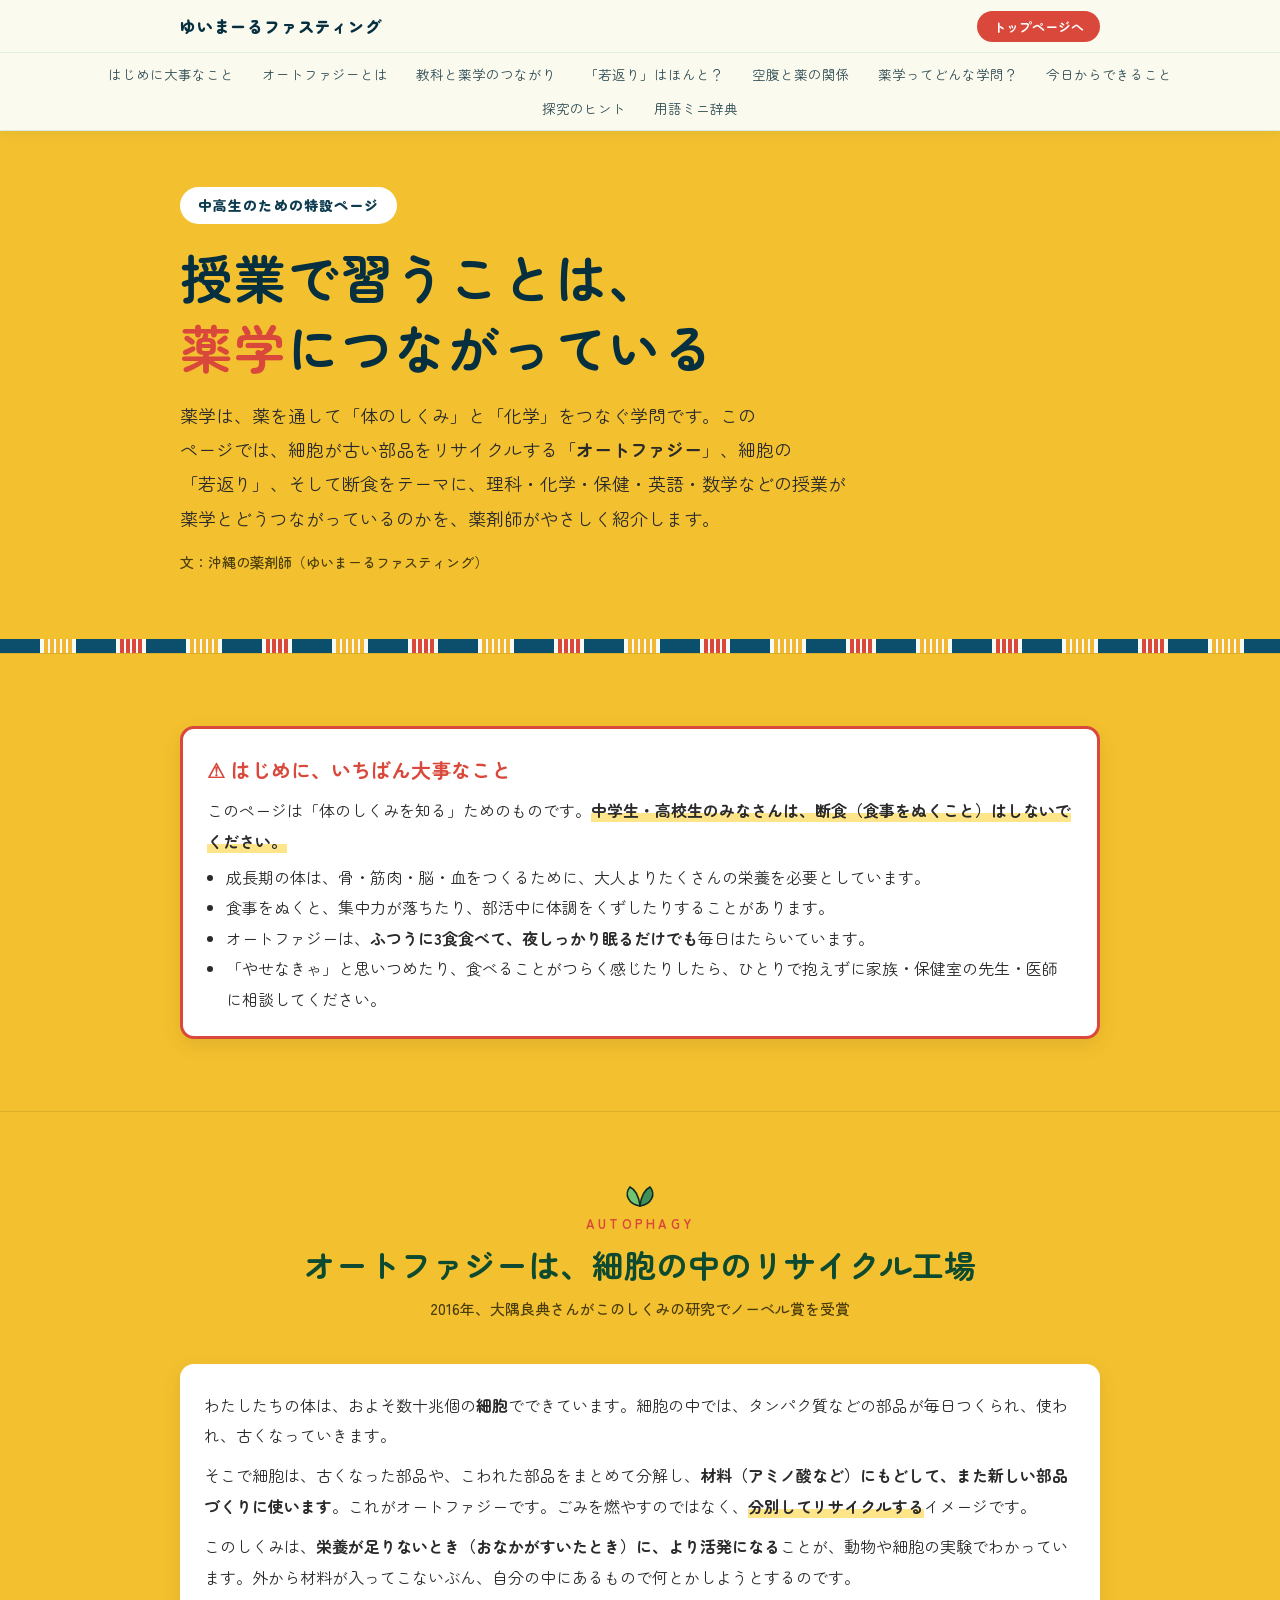
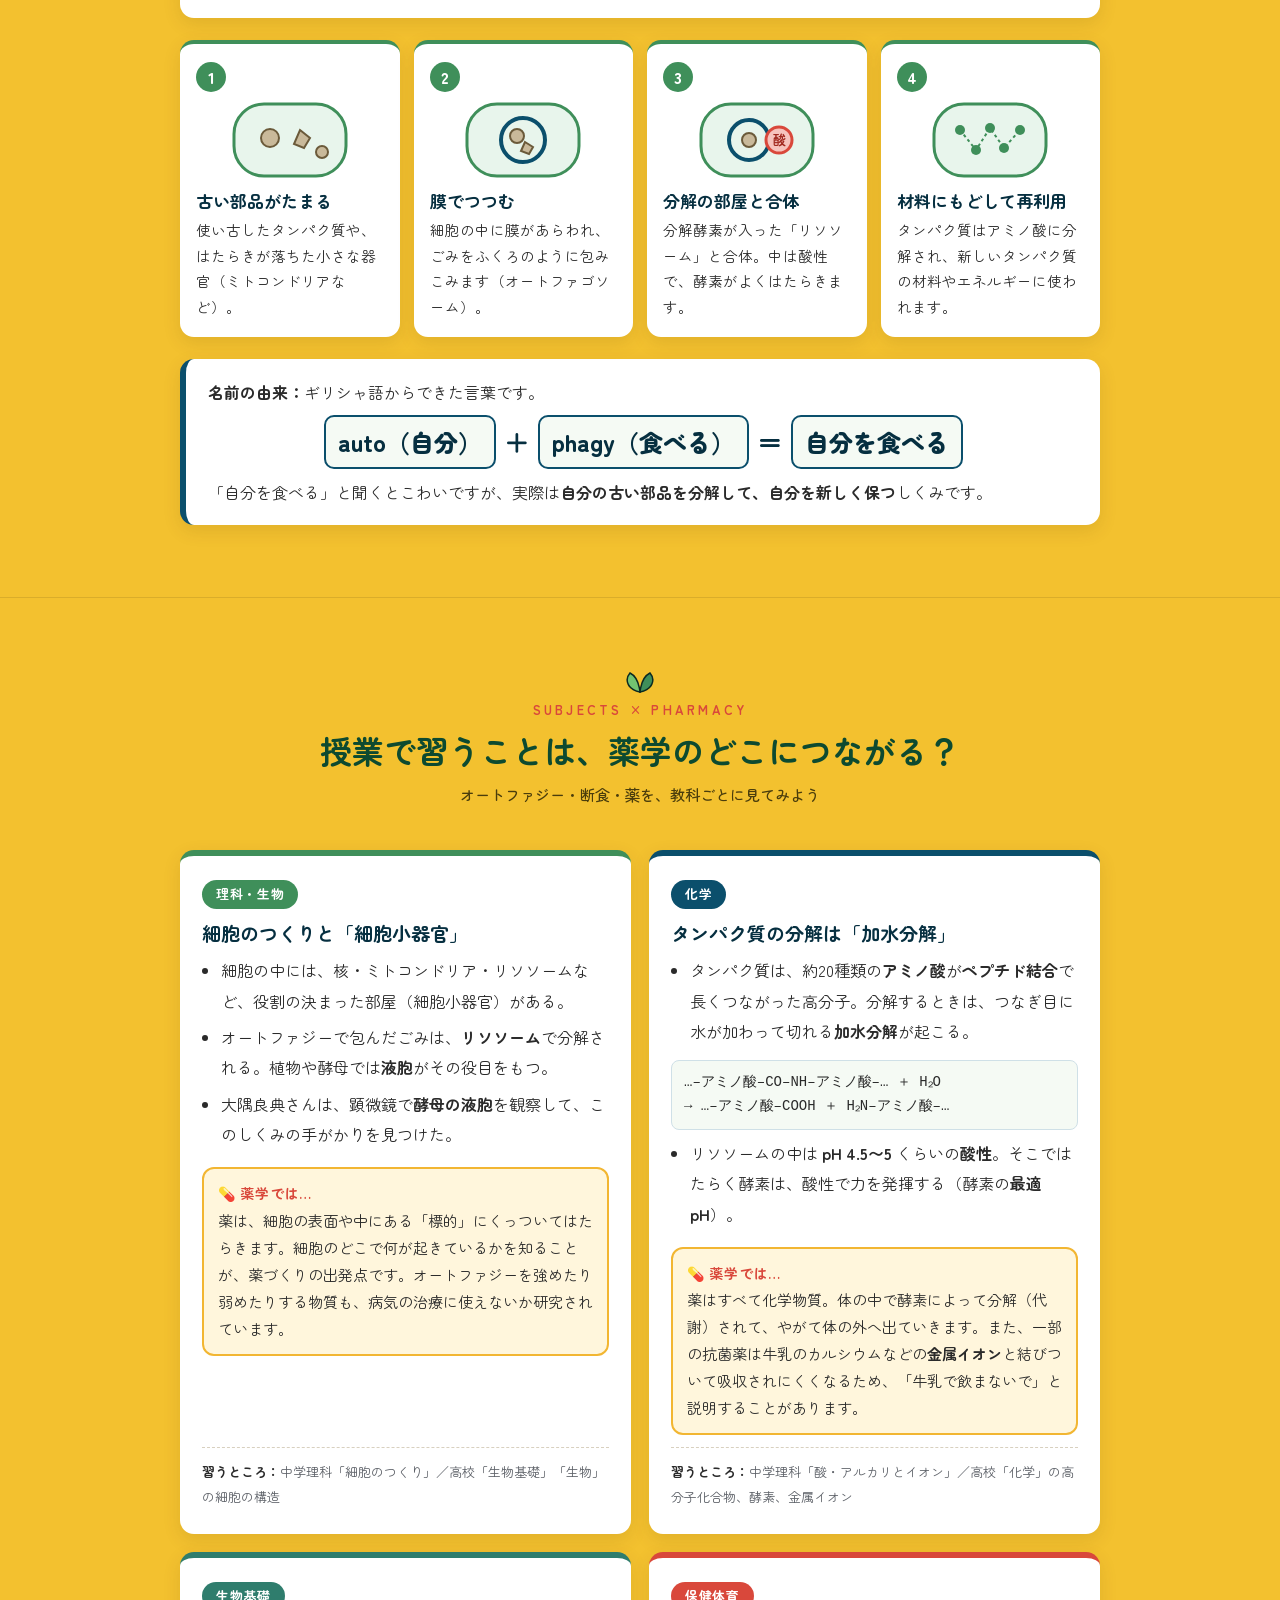
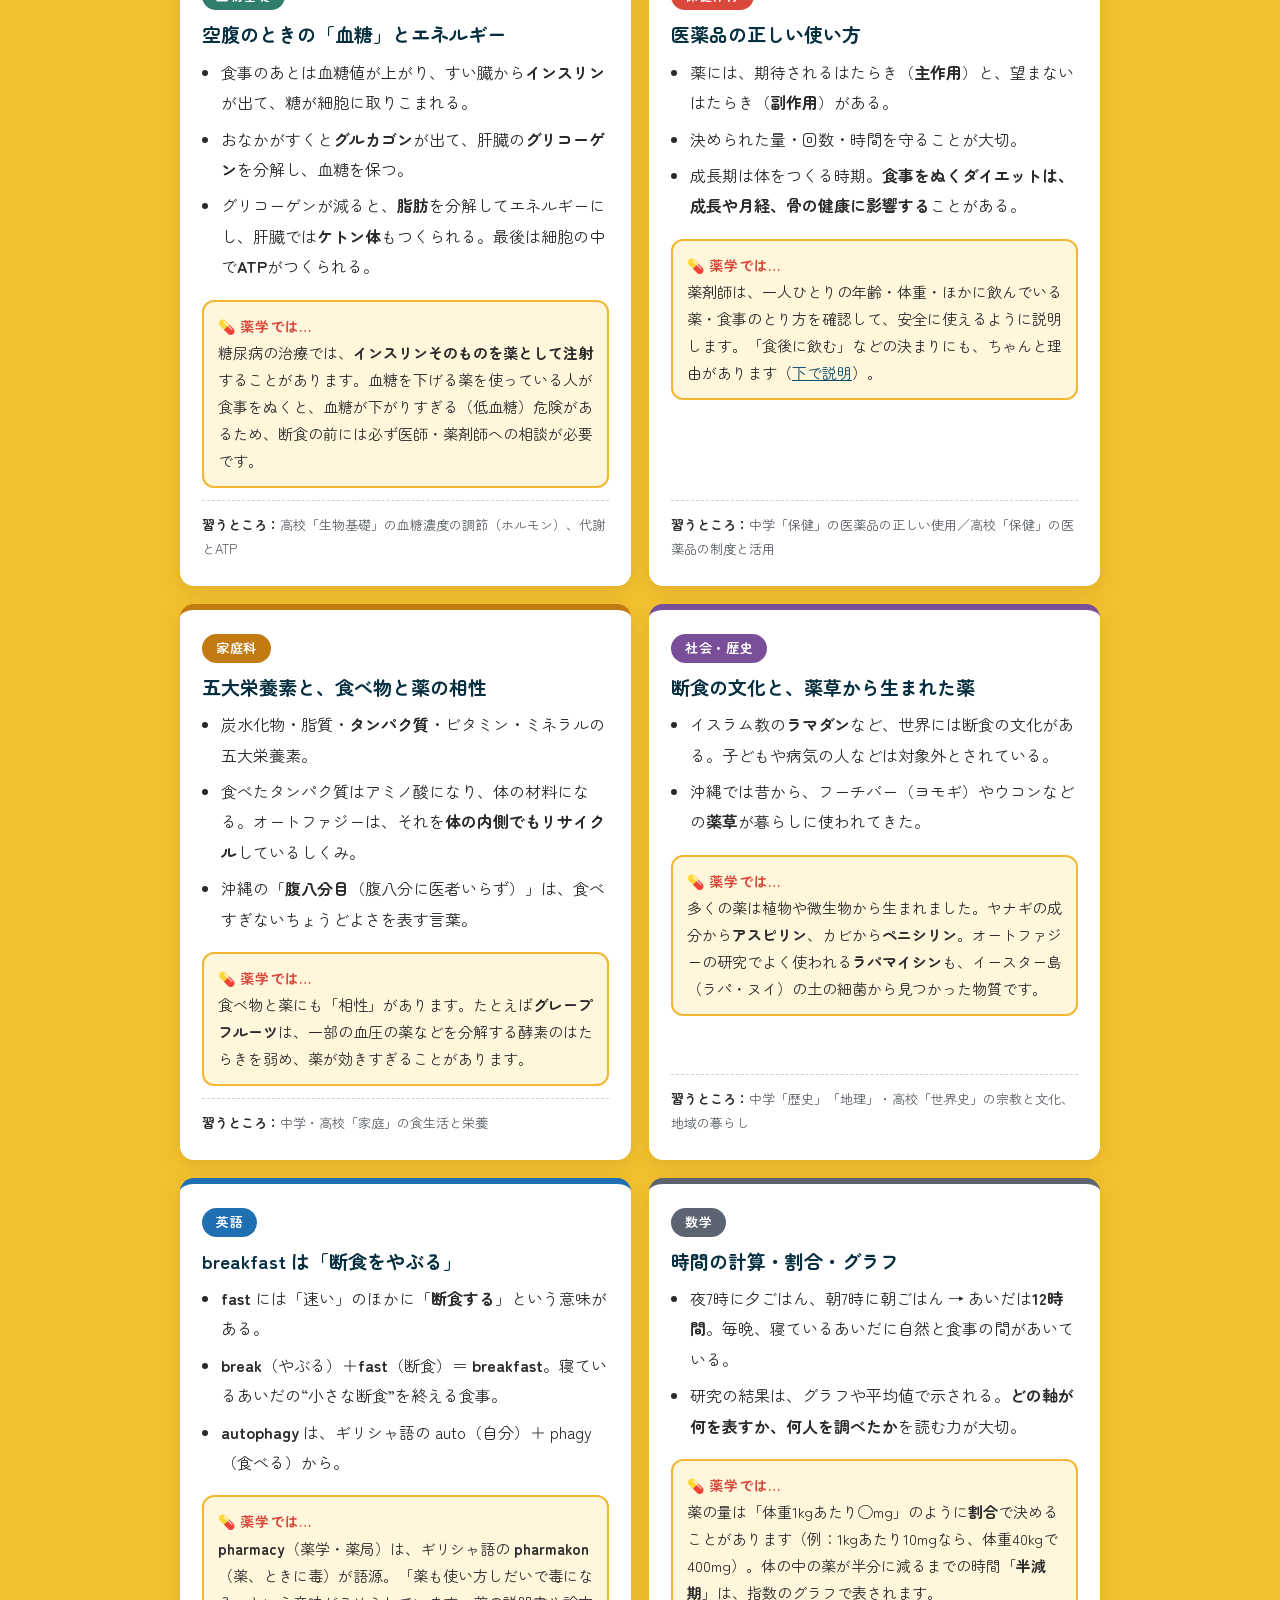
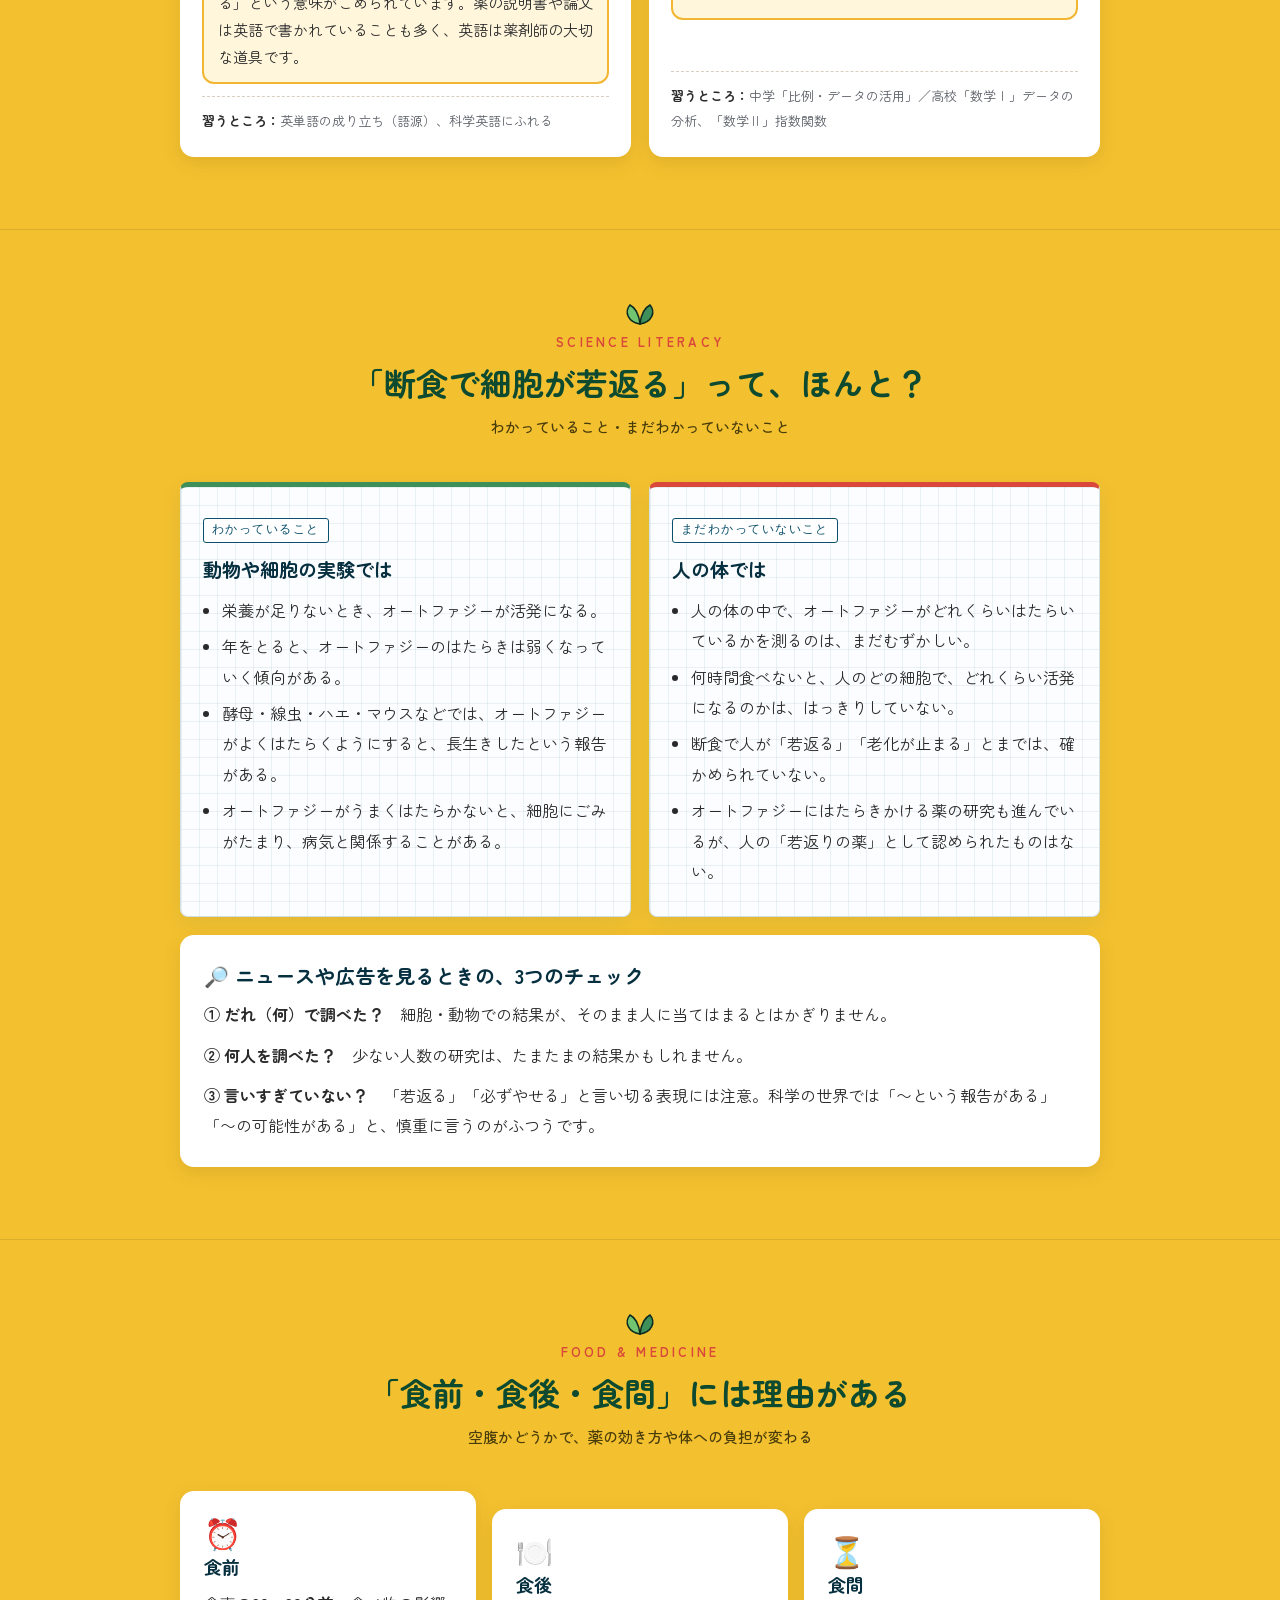
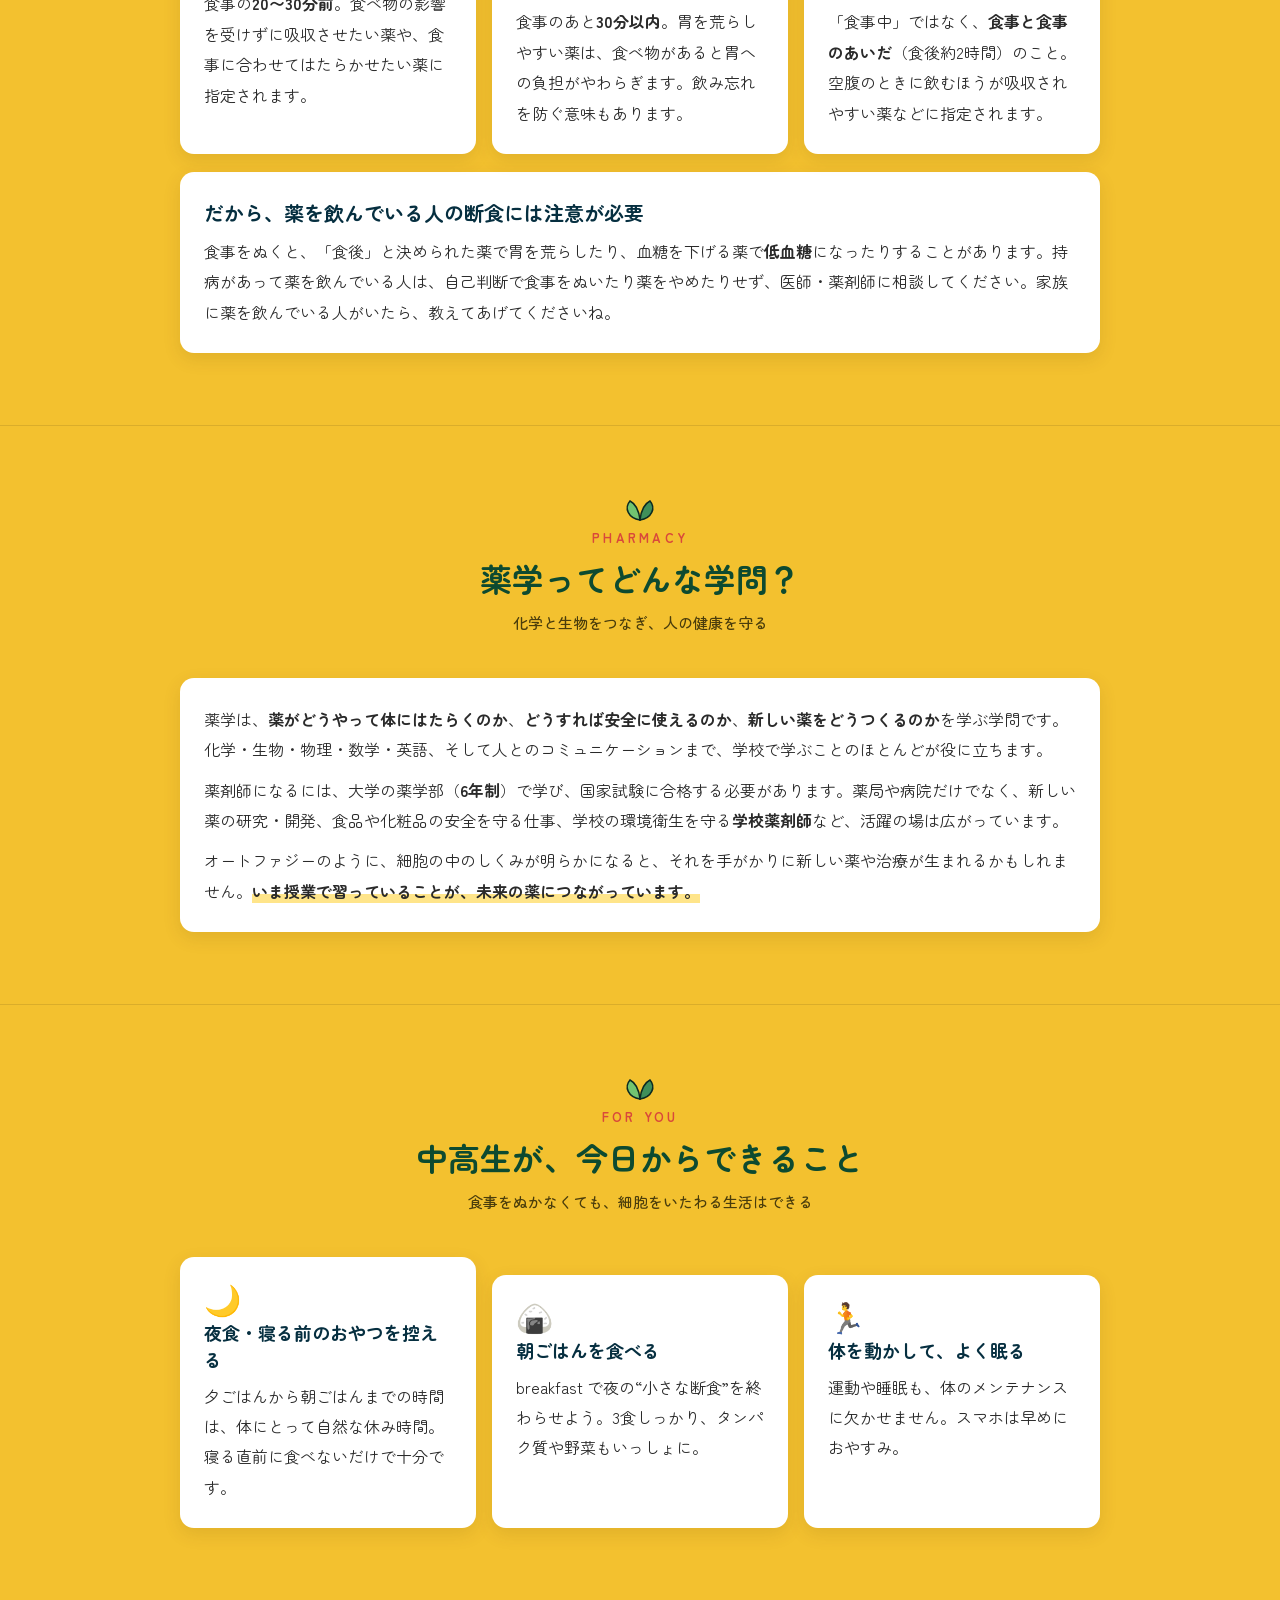
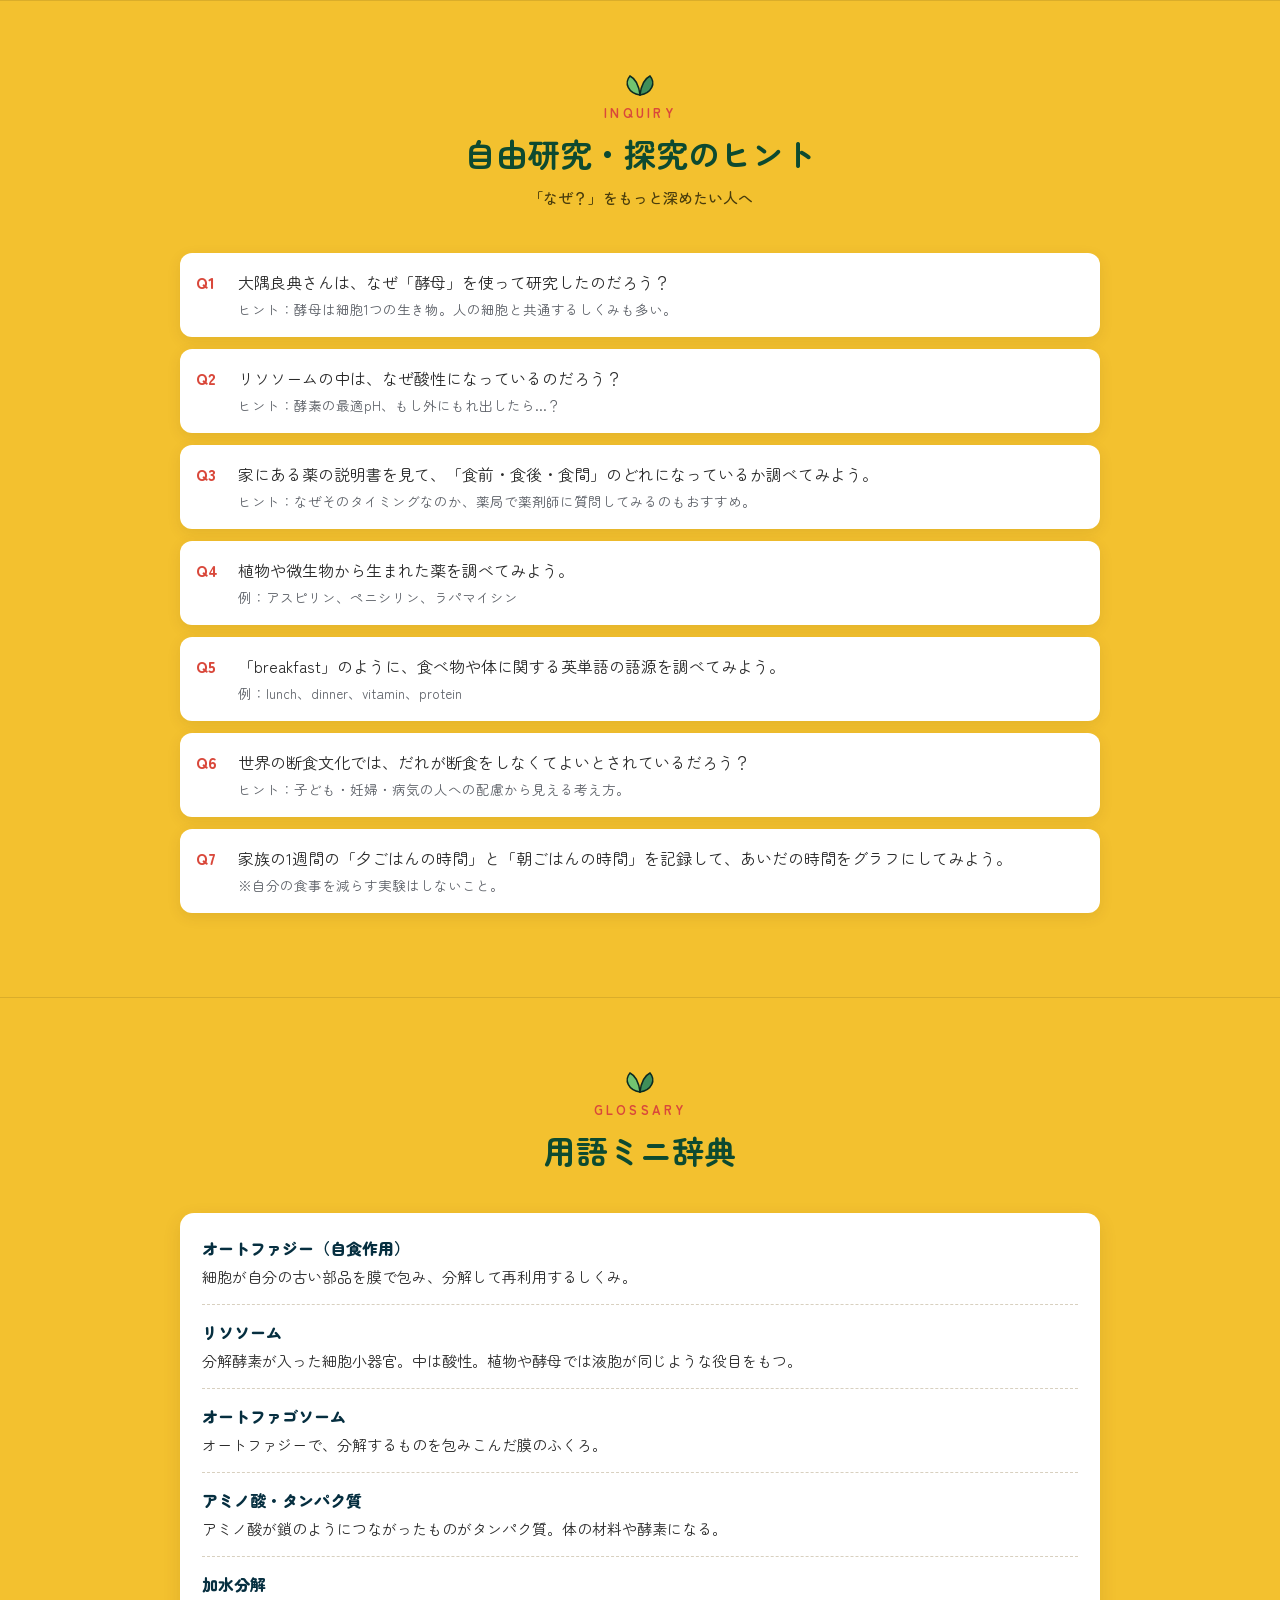
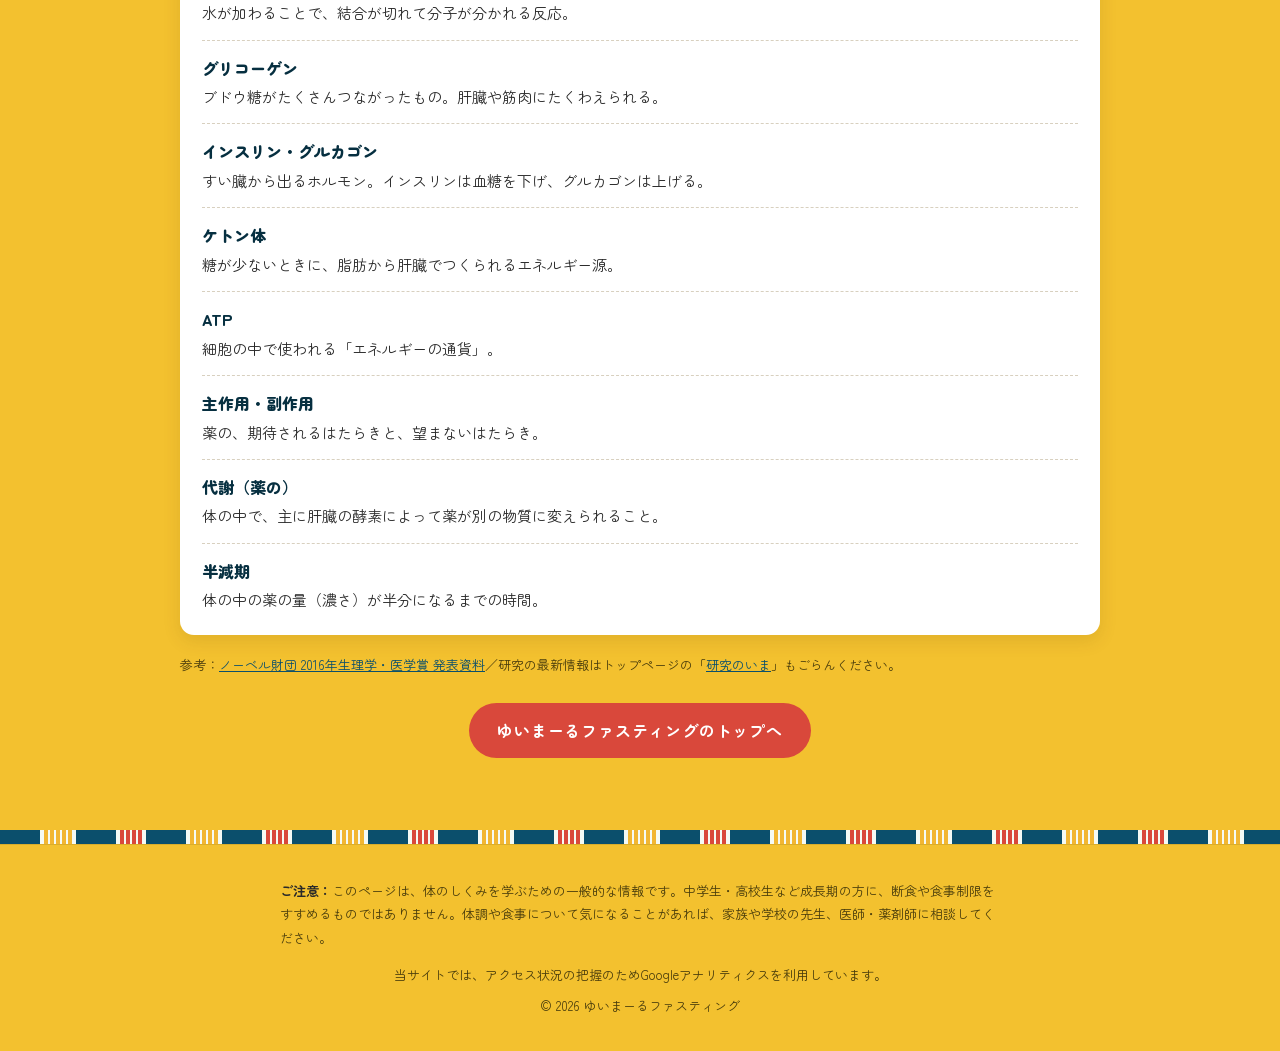
<file: manabi.html>
<!DOCTYPE html>
<html lang="ja">
<head>
<!-- Google tag (gtag.js) Google アナリティクス -->
<script async src="https://www.googletagmanager.com/gtag/js?id=G-NFXXL9ZWC0"></script>
<script>
  window.dataLayer = window.dataLayer || [];
  function gtag(){dataLayer.push(arguments);}
  gtag('js', new Date());
  gtag('config', 'G-NFXXL9ZWC0');
</script>
<meta charset="UTF-8">
<meta name="viewport" content="width=device-width, initial-scale=1.0">
<title>教科とつながる薬学｜ゆいまーるファスティング</title>
<meta property="og:title" content="教科とつながる薬学｜オートファジー・細胞・断食を中高生向けにやさしく解説">
<meta property="og:description" content="理科・化学・保健・英語・数学…授業で習うことは、薬学にどうつながる？ オートファジーと細胞の若返り、断食をテーマに、沖縄の薬剤師がやさしく解説します。">
<meta property="og:type" content="article">
<meta property="og:url" content="https://yuimaru-fasting.github.io/manabi.html">
<meta property="og:site_name" content="ゆいまーるファスティング">
<meta name="description" content="理科・化学・保健・英語・数学…授業で習うことは、薬学にどうつながる？ オートファジーと細胞の若返り、断食をテーマに、沖縄の薬剤師がやさしく解説します。">
<link rel="preconnect" href="https://fonts.googleapis.com">
<link rel="preconnect" href="https://fonts.gstatic.com" crossorigin>
<link href="https://fonts.googleapis.com/css2?family=Zen+Maru+Gothic:wght@400;500;700;900&display=swap" rel="stylesheet">
<style>
  :root{
    --umi:#0b4f6c;--umi-deep:#062f40;--sango:#d9483b;--kiiro:#f2b632;
    --suna:#f5faf4;--sumi:#2a2a2a;--hai:#5b5f66;--line:#e7dfd0;--kusa:#3f8f5a;
    --ki:#f3c12f;--midori-deep:#0d4a30;--aka:#d9483b;--cha:#4a3d0c;
  }
  *{box-sizing:border-box;margin:0;padding:0}
  html{scroll-behavior:smooth;scroll-padding-top:110px}
  @media(min-width:900px){html{scroll-padding-top:145px}}
  body{font-family:"Zen Maru Gothic",sans-serif;color:var(--sumi);background:var(--ki);line-height:1.9;font-size:16px}
  a{color:var(--umi)}
  .wrap{max-width:960px;margin:0 auto;padding:0 20px}
  .minsa{height:14px;background:
    repeating-linear-gradient(90deg,
      var(--umi) 0 40px,var(--suna) 40px 44px,
      var(--kiiro) 44px 48px,var(--suna) 48px 50px,var(--kiiro) 50px 54px,var(--suna) 54px 56px,
      var(--kiiro) 56px 60px,var(--suna) 60px 62px,var(--kiiro) 62px 66px,var(--suna) 66px 68px,
      var(--kiiro) 68px 72px,var(--suna) 72px 76px,var(--umi) 76px 116px,var(--suna) 116px 120px,
      var(--sango) 120px 124px,var(--suna) 124px 126px,var(--sango) 126px 130px,var(--suna) 130px 132px,
      var(--sango) 132px 136px,var(--suna) 136px 138px,var(--sango) 138px 142px,var(--suna) 142px 146px)}

  /* ナビ */
  nav{position:sticky;top:0;z-index:10;background:rgba(251,253,250,.95);backdrop-filter:blur(8px);box-shadow:0 2px 12px rgba(11,79,108,.08);border-bottom:1px solid #dcebe2}
  nav .wrap{display:flex;align-items:center;justify-content:space-between;gap:12px;height:52px}
  nav .logo{color:var(--umi-deep);font-weight:800;text-decoration:none;letter-spacing:.05em;white-space:nowrap}
  nav .back{flex-shrink:0;background:var(--sango);color:#fff;font-weight:700;font-size:13px;line-height:1;padding:9px 16px;border-radius:999px;text-decoration:none;white-space:nowrap}
  nav .back:hover{background:#c23d31}
  @media(max-width:420px){nav .logo{font-size:14px}nav .back{font-size:12px;padding:8px 12px}}
  .toc{position:relative;border-top:1px solid #e3efe7}
  /* スマホ：横にスクロール。右端をぼかして「続きがある」ことを示す */
  .toc::after{content:"";position:absolute;top:0;right:0;bottom:0;width:32px;background:linear-gradient(90deg,rgba(251,253,250,0),rgba(251,253,250,.98));pointer-events:none}
  .toc ul{display:flex;gap:4px;list-style:none;max-width:1200px;margin:0 auto;padding:7px 14px;overflow-x:auto;scrollbar-width:none;-webkit-overflow-scrolling:touch}
  .toc ul::-webkit-scrollbar{display:none}
  .toc li{flex-shrink:0}
  .toc li:first-child{margin-left:auto}
  .toc li:last-child{margin-right:auto}
  /* 広い画面：折り返して全部見せる（中央寄せでも端が切れない） */
  @media(min-width:900px){.toc::after{display:none}.toc ul{flex-wrap:wrap;justify-content:center;overflow:visible}.toc li:first-child,.toc li:last-child{margin:0}}
  .toc a{display:block;color:#2d4a52;text-decoration:none;font-size:13.5px;line-height:1;padding:8px 12px;border-radius:999px;white-space:nowrap}
  .toc a:hover{background:#e3f3ea;color:var(--umi-deep)}

  /* ヒーロー */
  .hero{padding:56px 0 64px}
  .hero .eyebrow{display:inline-block;background:#fff;color:#0d3b4f;font-weight:800;border-radius:999px;padding:5px 18px;font-size:14px;letter-spacing:.08em;margin-bottom:18px}
  .hero h1{color:var(--umi-deep);font-size:clamp(30px,5.6vw,52px);line-height:1.35;letter-spacing:.03em;margin-bottom:16px;word-break:auto-phrase}
  .hero h1 .aka{color:var(--sango)}
  .hero p.lead{font-size:clamp(16px,2vw,18px);max-width:680px;word-break:auto-phrase}
  .hero .who{margin-top:14px;font-size:14px;color:var(--cha);font-weight:500}

  section{padding:72px 0;border-top:1px solid rgba(0,0,0,.1)}
  .sec-head{text-align:center;margin-bottom:40px}
  .sec-head .en{display:block;color:var(--aka);font-size:13px;letter-spacing:.25em;font-weight:700}
  .sec-head .en::before{content:"";display:block;width:40px;height:24px;margin:0 auto 4px;background:url("data:image/svg+xml,%3Csvg xmlns='http://www.w3.org/2000/svg' viewBox='0 0 40 24'%3E%3Cpath d='M20 22 C8 20 4 10 10 3 C16 6 19 13 20 22Z' fill='%2372c470' stroke='%230b2a22' stroke-width='1.5'/%3E%3Cpath d='M20 22 C32 20 36 10 30 3 C24 6 21 13 20 22Z' fill='%233f8f5a' stroke='%230b2a22' stroke-width='1.5'/%3E%3C/svg%3E") center/contain no-repeat}
  .sec-head h2{font-size:clamp(24px,4vw,32px);color:var(--midori-deep);margin-top:4px;line-height:1.45}
  .sec-head p{color:var(--cha);margin-top:8px;font-size:15px;font-weight:500}

  .panel{background:#fff;border-radius:14px;padding:26px 24px;box-shadow:0 6px 18px rgba(90,60,0,.12)}
  .panel + .panel{margin-top:18px}
  .panel h3{color:var(--umi-deep);font-size:20px;margin-bottom:8px;line-height:1.5}
  .panel p + p{margin-top:10px}
  b.mk{background:linear-gradient(transparent 62%,#ffe58a 62%)}

  /* 最初に大事なこと */
  .caution{background:#fff;border:3px solid var(--sango);border-radius:14px;padding:22px 24px;box-shadow:0 6px 18px rgba(90,60,0,.12)}
  .caution h2{color:var(--sango);font-size:20px;margin-bottom:6px}
  .caution ul{padding-left:1.2em;margin-top:6px}

  /* オートファジーのステップ */
  .steps{display:grid;grid-template-columns:repeat(4,1fr);gap:14px;counter-reset:st;margin-top:22px}
  @media(max-width:820px){.steps{grid-template-columns:1fr 1fr}}
  @media(max-width:460px){.steps{grid-template-columns:1fr}}
  .steps li{list-style:none;background:#fff;border-radius:14px;padding:18px 16px;position:relative;box-shadow:0 6px 18px rgba(90,60,0,.12);border-top:4px solid var(--kusa)}
  .steps li::before{counter-increment:st;content:counter(st);display:flex;align-items:center;justify-content:center;width:30px;height:30px;border-radius:50%;background:var(--kusa);color:#fff;font-weight:800;margin-bottom:8px}
  .steps svg{display:block;width:100%;max-width:120px;height:auto;margin:0 auto 8px}
  .steps h3{font-size:17px;color:var(--umi-deep);line-height:1.5;margin-bottom:4px}
  .steps p{font-size:14.5px;line-height:1.75}
  .name-box{margin-top:22px;background:#fff;border-radius:14px;padding:18px 22px;border-left:6px solid var(--umi);box-shadow:0 6px 18px rgba(90,60,0,.12)}
  .eq{font-size:clamp(18px,3vw,24px);font-weight:800;color:var(--umi-deep);text-align:center;margin:6px 0}
  .eq span{display:inline-block;background:var(--suna);border:2px solid var(--umi);border-radius:10px;padding:2px 12px;margin:2px}

  /* 教科カード */
  .subjects{display:grid;grid-template-columns:repeat(2,1fr);gap:18px}
  @media(max-width:760px){.subjects{grid-template-columns:1fr}}
  .subj{background:#fff;border-radius:14px;padding:24px 22px;box-shadow:0 6px 18px rgba(90,60,0,.12);border-top:6px solid var(--c,var(--umi));display:flex;flex-direction:column}
  .subj .tag{align-self:flex-start;display:inline-block;background:var(--c,var(--umi));color:#fff;font-weight:700;font-size:13px;letter-spacing:.05em;border-radius:999px;padding:2px 14px;margin-bottom:10px}
  .subj h3{color:var(--umi-deep);font-size:19px;line-height:1.5;margin-bottom:8px}
  .subj ul{padding-left:1.2em}
  .subj li{margin-bottom:6px}
  .yaku{margin-top:12px;margin-bottom:12px;background:#fff6dc;border:2px solid var(--kiiro);border-radius:12px;padding:12px 14px;font-size:15px;line-height:1.8}
  .yaku > b:first-child{display:block;color:var(--sango);font-size:14px;letter-spacing:.05em}
  .yaku > b:first-child::before{content:"💊 "}
  .subj .unit{margin-top:auto;padding-top:12px;font-size:13px;color:var(--hai);border-top:1px dashed #d8d0bf}
  .subj .unit b{color:var(--sumi)}
  .formula{font-family:ui-monospace,Menlo,Consolas,monospace;background:var(--suna);border:1px solid #cfe0e7;border-radius:8px;padding:10px 12px;margin:8px 0;font-size:14px;line-height:1.7;overflow-x:auto;white-space:nowrap}
  .s-bio{--c:#3f8f5a}.s-chem{--c:#0b4f6c}.s-bio2{--c:#2f7d6d}.s-hoken{--c:#d9483b}
  .s-katei{--c:#c27a12}.s-shakai{--c:#7a4f9a}.s-eigo{--c:#1f6fb2}.s-sugaku{--c:#5b6470}

  /* 研究 */
  .lab-grid{display:grid;grid-template-columns:1fr 1fr;gap:18px}
  @media(max-width:760px){.lab-grid{grid-template-columns:1fr}}
  .lab{background-color:#fbfdfe;background-image:linear-gradient(rgba(11,79,108,.07) 1px,transparent 1px),linear-gradient(90deg,rgba(11,79,108,.07) 1px,transparent 1px);background-size:18px 18px;border:1px solid #cfe0e7;border-radius:8px;padding:24px 22px;box-shadow:0 6px 20px rgba(11,79,108,.08)}
  .lab .no{display:inline-block;font-family:ui-monospace,Menlo,Consolas,monospace;font-size:12px;letter-spacing:.12em;color:var(--umi);background:#fff;border:1px solid var(--umi);border-radius:3px;padding:0 8px;margin-bottom:8px}
  .lab h3{color:var(--umi-deep);font-size:19px;margin-bottom:8px}
  .lab ul{padding-left:1.2em}
  .lab li{margin-bottom:6px}
  .lab.yes{border-top:5px solid var(--kusa)}
  .lab.not{border-top:5px solid var(--sango)}
  .think{margin-top:18px}
  .think h3::before{content:"🔎 "}

  /* できること */
  .todo{display:grid;grid-template-columns:repeat(3,1fr);gap:16px}
  @media(max-width:820px){.todo{grid-template-columns:1fr}}
  .todo .panel h3{font-size:18px}
  .todo .icon{font-size:30px;line-height:1;margin-bottom:6px}

  /* 探究 */
  .q-list{counter-reset:q;list-style:none}
  .q-list li{background:#fff;border-radius:12px;padding:14px 18px 14px 58px;position:relative;margin-bottom:12px;box-shadow:0 4px 14px rgba(90,60,0,.1)}
  .q-list li::before{counter-increment:q;content:"Q" counter(q);position:absolute;left:16px;top:14px;font-weight:800;color:var(--sango)}
  .q-list small{display:block;color:var(--hai);font-size:13.5px}

  /* 用語 */
  dl.words{background:#fff;border-radius:14px;padding:8px 22px;box-shadow:0 6px 18px rgba(90,60,0,.12)}
  dl.words div{padding:12px 0;border-bottom:1px dashed #d8d0bf}
  dl.words div:last-child{border-bottom:0}
  dt{font-weight:800;color:var(--umi-deep)}
  dd{font-size:15px}

  .src{margin-top:18px;font-size:13px;color:var(--cha)}
  .src a{color:var(--umi)}
  .btn{display:inline-block;margin-top:26px;background:var(--sango);color:#fff;text-decoration:none;padding:12px 28px;border-radius:999px;font-weight:700;letter-spacing:.05em}
  .btn:hover{background:#c23d31}
  .center{text-align:center}

  footer{background:var(--ki);border-top:1px solid rgba(0,0,0,.1);color:var(--cha);font-size:13px;padding:34px 0;text-align:center}
  footer .disc{max-width:720px;margin:0 auto 14px;text-align:left;line-height:1.8}
  footer strong{color:var(--sumi)}
</style>
</head>
<body id="top">

<nav>
  <div class="wrap">
    <a href="./" class="logo">ゆいまーるファスティング</a>
    <a href="./" class="back">トップページへ</a>
  </div>
  <div class="toc">
    <ul>
      <li><a href="#first">はじめに大事なこと</a></li>
      <li><a href="#autophagy">オートファジーとは</a></li>
      <li><a href="#kyouka">教科と薬学のつながり</a></li>
      <li><a href="#wakagaeri">「若返り」はほんと？</a></li>
      <li><a href="#kusuri">空腹と薬の関係</a></li>
      <li><a href="#yakugaku">薬学ってどんな学問？</a></li>
      <li><a href="#dekiru">今日からできること</a></li>
      <li><a href="#tankyu">探究のヒント</a></li>
      <li><a href="#words">用語ミニ辞典</a></li>
    </ul>
  </div>
</nav>

<header class="hero">
  <div class="wrap">
    <span class="eyebrow">中高生のための特設ページ</span>
    <h1>授業で習うことは、<br><span class="aka">薬学</span>につながっている</h1>
    <p class="lead">薬学は、薬を通して「体のしくみ」と「化学」をつなぐ学問です。このページでは、細胞が古い部品をリサイクルする「<b>オートファジー</b>」、細胞の「若返り」、そして断食をテーマに、理科・化学・保健・英語・数学などの授業が薬学とどうつながっているのかを、薬剤師がやさしく紹介します。</p>
    <p class="who">文：沖縄の薬剤師（ゆいまーるファスティング）</p>
  </div>
</header>

<div class="minsa"></div>

<!-- はじめに -->
<section id="first">
  <div class="wrap">
    <div class="caution">
      <h2>⚠ はじめに、いちばん大事なこと</h2>
      <p>このページは「体のしくみを知る」ためのものです。<b class="mk">中学生・高校生のみなさんは、断食（食事をぬくこと）はしないでください。</b></p>
      <ul>
        <li>成長期の体は、骨・筋肉・脳・血をつくるために、大人よりたくさんの栄養を必要としています。</li>
        <li>食事をぬくと、集中力が落ちたり、部活中に体調をくずしたりすることがあります。</li>
        <li>オートファジーは、<b>ふつうに3食食べて、夜しっかり眠るだけでも</b>毎日はたらいています。</li>
        <li>「やせなきゃ」と思いつめたり、食べることがつらく感じたりしたら、ひとりで抱えずに家族・保健室の先生・医師に相談してください。</li>
      </ul>
    </div>
  </div>
</section>

<!-- オートファジーとは -->
<section id="autophagy">
  <div class="wrap">
    <div class="sec-head">
      <span class="en">AUTOPHAGY</span>
      <h2>オートファジーは、細胞の中のリサイクル工場</h2>
      <p>2016年、大隅良典さんがこのしくみの研究でノーベル賞を受賞</p>
    </div>

    <div class="panel">
      <p>わたしたちの体は、およそ数十兆個の<b>細胞</b>でできています。細胞の中では、タンパク質などの部品が毎日つくられ、使われ、古くなっていきます。</p>
      <p>そこで細胞は、古くなった部品や、こわれた部品をまとめて分解し、<b>材料（アミノ酸など）にもどして、また新しい部品づくりに使います</b>。これがオートファジーです。ごみを燃やすのではなく、<b class="mk">分別してリサイクルする</b>イメージです。</p>
      <p>このしくみは、<b>栄養が足りないとき（おなかがすいたとき）に、より活発になる</b>ことが、動物や細胞の実験でわかっています。外から材料が入ってこないぶん、自分の中にあるもので何とかしようとするのです。</p>
    </div>

    <ol class="steps" aria-label="オートファジーの流れ">
      <li>
        <svg viewBox="0 0 120 80" aria-hidden="true"><rect x="4" y="4" width="112" height="72" rx="30" fill="#e8f5ec" stroke="#3f8f5a" stroke-width="3"/><circle cx="40" cy="38" r="9" fill="#c9b99a" stroke="#6b5a3a" stroke-width="2"/><path d="M70 30 l10 8 -6 10 -10 -4z" fill="#c9b99a" stroke="#6b5a3a" stroke-width="2"/><circle cx="92" cy="52" r="6" fill="#c9b99a" stroke="#6b5a3a" stroke-width="2"/></svg>
        <h3>古い部品がたまる</h3>
        <p>使い古したタンパク質や、はたらきが落ちた小さな器官（ミトコンドリアなど）。</p>
      </li>
      <li>
        <svg viewBox="0 0 120 80" aria-hidden="true"><rect x="4" y="4" width="112" height="72" rx="30" fill="#e8f5ec" stroke="#3f8f5a" stroke-width="3"/><circle cx="60" cy="40" r="22" fill="none" stroke="#0b4f6c" stroke-width="4"/><circle cx="54" cy="36" r="7" fill="#c9b99a" stroke="#6b5a3a" stroke-width="2"/><path d="M62 42 l8 5 -4 7 -8 -3z" fill="#c9b99a" stroke="#6b5a3a" stroke-width="2"/></svg>
        <h3>膜でつつむ</h3>
        <p>細胞の中に膜があらわれ、ごみをふくろのように包みこみます（オートファゴソーム）。</p>
      </li>
      <li>
        <svg viewBox="0 0 120 80" aria-hidden="true"><rect x="4" y="4" width="112" height="72" rx="30" fill="#e8f5ec" stroke="#3f8f5a" stroke-width="3"/><circle cx="52" cy="40" r="20" fill="none" stroke="#0b4f6c" stroke-width="4"/><circle cx="52" cy="40" r="7" fill="#c9b99a" stroke="#6b5a3a" stroke-width="2"/><circle cx="82" cy="40" r="13" fill="#f6c3bd" stroke="#d9483b" stroke-width="3"/><text x="82" y="45" font-size="13" text-anchor="middle" fill="#a0281e" font-weight="700">酸</text></svg>
        <h3>分解の部屋と合体</h3>
        <p>分解酵素が入った「リソソーム」と合体。中は酸性で、酵素がよくはたらきます。</p>
      </li>
      <li>
        <svg viewBox="0 0 120 80" aria-hidden="true"><rect x="4" y="4" width="112" height="72" rx="30" fill="#e8f5ec" stroke="#3f8f5a" stroke-width="3"/><g fill="#3f8f5a"><circle cx="30" cy="30" r="5"/><circle cx="46" cy="50" r="5"/><circle cx="60" cy="28" r="5"/><circle cx="74" cy="48" r="5"/><circle cx="90" cy="30" r="5"/></g><path d="M30 30 L46 50 L60 28 L74 48 L90 30" fill="none" stroke="#3f8f5a" stroke-width="2" stroke-dasharray="3 3"/></svg>
        <h3>材料にもどして再利用</h3>
        <p>タンパク質はアミノ酸に分解され、新しいタンパク質の材料やエネルギーに使われます。</p>
      </li>
    </ol>

    <div class="name-box">
      <p><b>名前の由来：</b>ギリシャ語からできた言葉です。</p>
      <p class="eq"><span>auto（自分）</span> ＋ <span>phagy（食べる）</span> ＝ <span>自分を食べる</span></p>
      <p>「自分を食べる」と聞くとこわいですが、実際は<b>自分の古い部品を分解して、自分を新しく保つ</b>しくみです。</p>
    </div>
  </div>
</section>

<!-- 教科と薬学のつながり -->
<section id="kyouka">
  <div class="wrap">
    <div class="sec-head">
      <span class="en">SUBJECTS × PHARMACY</span>
      <h2>授業で習うことは、薬学のどこにつながる？</h2>
      <p>オートファジー・断食・薬を、教科ごとに見てみよう</p>
    </div>

    <div class="subjects">
      <article class="subj s-bio">
        <span class="tag">理科・生物</span>
        <h3>細胞のつくりと「細胞小器官」</h3>
        <ul>
          <li>細胞の中には、核・ミトコンドリア・リソソームなど、役割の決まった部屋（細胞小器官）がある。</li>
          <li>オートファジーで包んだごみは、<b>リソソーム</b>で分解される。植物や酵母では<b>液胞</b>がその役目をもつ。</li>
          <li>大隅良典さんは、顕微鏡で<b>酵母の液胞</b>を観察して、このしくみの手がかりを見つけた。</li>
        </ul>
        <div class="yaku"><b>薬学では…</b>薬は、細胞の表面や中にある「標的」にくっついてはたらきます。細胞のどこで何が起きているかを知ることが、薬づくりの出発点です。オートファジーを強めたり弱めたりする物質も、病気の治療に使えないか研究されています。</div>
        <p class="unit"><b>習うところ：</b>中学理科「細胞のつくり」／高校「生物基礎」「生物」の細胞の構造</p>
      </article>

      <article class="subj s-chem">
        <span class="tag">化学</span>
        <h3>タンパク質の分解は「加水分解」</h3>
        <ul>
          <li>タンパク質は、約20種類の<b>アミノ酸</b>が<b>ペプチド結合</b>で長くつながった高分子。分解するときは、つなぎ目に水が加わって切れる<b>加水分解</b>が起こる。</li>
        </ul>
        <p class="formula">…–アミノ酸–CO–NH–アミノ酸–… ＋ H₂O<br>→ …–アミノ酸–COOH ＋ H₂N–アミノ酸–…</p>
        <ul>
          <li>リソソームの中は <b>pH 4.5〜5</b> くらいの<b>酸性</b>。そこではたらく酵素は、酸性で力を発揮する（酵素の<b>最適pH</b>）。</li>
        </ul>
        <div class="yaku"><b>薬学では…</b>薬はすべて化学物質。体の中で酵素によって分解（代謝）されて、やがて体の外へ出ていきます。また、一部の抗菌薬は牛乳のカルシウムなどの<b>金属イオン</b>と結びついて吸収されにくくなるため、「牛乳で飲まないで」と説明することがあります。</div>
        <p class="unit"><b>習うところ：</b>中学理科「酸・アルカリとイオン」／高校「化学」の高分子化合物、酵素、金属イオン</p>
      </article>

      <article class="subj s-bio2">
        <span class="tag">生物基礎</span>
        <h3>空腹のときの「血糖」とエネルギー</h3>
        <ul>
          <li>食事のあとは血糖値が上がり、すい臓から<b>インスリン</b>が出て、糖が細胞に取りこまれる。</li>
          <li>おなかがすくと<b>グルカゴン</b>が出て、肝臓の<b>グリコーゲン</b>を分解し、血糖を保つ。</li>
          <li>グリコーゲンが減ると、<b>脂肪</b>を分解してエネルギーにし、肝臓では<b>ケトン体</b>もつくられる。最後は細胞の中で<b>ATP</b>がつくられる。</li>
        </ul>
        <div class="yaku"><b>薬学では…</b>糖尿病の治療では、<b>インスリンそのものを薬として注射</b>することがあります。血糖を下げる薬を使っている人が食事をぬくと、血糖が下がりすぎる（低血糖）危険があるため、断食の前には必ず医師・薬剤師への相談が必要です。</div>
        <p class="unit"><b>習うところ：</b>高校「生物基礎」の血糖濃度の調節（ホルモン）、代謝とATP</p>
      </article>

      <article class="subj s-hoken">
        <span class="tag">保健体育</span>
        <h3>医薬品の正しい使い方</h3>
        <ul>
          <li>薬には、期待されるはたらき（<b>主作用</b>）と、望まないはたらき（<b>副作用</b>）がある。</li>
          <li>決められた量・回数・時間を守ることが大切。</li>
          <li>成長期は体をつくる時期。<b>食事をぬくダイエットは、成長や月経、骨の健康に影響する</b>ことがある。</li>
        </ul>
        <div class="yaku"><b>薬学では…</b>薬剤師は、一人ひとりの年齢・体重・ほかに飲んでいる薬・食事のとり方を確認して、安全に使えるように説明します。「食後に飲む」などの決まりにも、ちゃんと理由があります（<a href="#kusuri">下で説明</a>）。</div>
        <p class="unit"><b>習うところ：</b>中学「保健」の医薬品の正しい使用／高校「保健」の医薬品の制度と活用</p>
      </article>

      <article class="subj s-katei">
        <span class="tag">家庭科</span>
        <h3>五大栄養素と、食べ物と薬の相性</h3>
        <ul>
          <li>炭水化物・脂質・<b>タンパク質</b>・ビタミン・ミネラルの五大栄養素。</li>
          <li>食べたタンパク質はアミノ酸になり、体の材料になる。オートファジーは、それを<b>体の内側でもリサイクル</b>しているしくみ。</li>
          <li>沖縄の「<b>腹八分目</b>（腹八分に医者いらず）」は、食べすぎないちょうどよさを表す言葉。</li>
        </ul>
        <div class="yaku"><b>薬学では…</b>食べ物と薬にも「相性」があります。たとえば<b>グレープフルーツ</b>は、一部の血圧の薬などを分解する酵素のはたらきを弱め、薬が効きすぎることがあります。</div>
        <p class="unit"><b>習うところ：</b>中学・高校「家庭」の食生活と栄養</p>
      </article>

      <article class="subj s-shakai">
        <span class="tag">社会・歴史</span>
        <h3>断食の文化と、薬草から生まれた薬</h3>
        <ul>
          <li>イスラム教の<b>ラマダン</b>など、世界には断食の文化がある。子どもや病気の人などは対象外とされている。</li>
          <li>沖縄では昔から、フーチバー（ヨモギ）やウコンなどの<b>薬草</b>が暮らしに使われてきた。</li>
        </ul>
        <div class="yaku"><b>薬学では…</b>多くの薬は植物や微生物から生まれました。ヤナギの成分から<b>アスピリン</b>、カビから<b>ペニシリン</b>。オートファジーの研究でよく使われる<b>ラパマイシン</b>も、イースター島（ラパ・ヌイ）の土の細菌から見つかった物質です。</div>
        <p class="unit"><b>習うところ：</b>中学「歴史」「地理」・高校「世界史」の宗教と文化、地域の暮らし</p>
      </article>

      <article class="subj s-eigo">
        <span class="tag">英語</span>
        <h3>breakfast は「断食をやぶる」</h3>
        <ul>
          <li><b>fast</b> には「速い」のほかに「<b>断食する</b>」という意味がある。</li>
          <li><b>break</b>（やぶる）＋<b>fast</b>（断食）＝ <b>breakfast</b>。寝ているあいだの“小さな断食”を終える食事。</li>
          <li><b>autophagy</b> は、ギリシャ語の auto（自分）＋ phagy（食べる）から。</li>
        </ul>
        <div class="yaku"><b>薬学では…</b><b>pharmacy</b>（薬学・薬局）は、ギリシャ語の <b>pharmakon</b>（薬、ときに毒）が語源。「薬も使い方しだいで毒になる」という意味がこめられています。薬の説明書や論文は英語で書かれていることも多く、英語は薬剤師の大切な道具です。</div>
        <p class="unit"><b>習うところ：</b>英単語の成り立ち（語源）、科学英語にふれる</p>
      </article>

      <article class="subj s-sugaku">
        <span class="tag">数学</span>
        <h3>時間の計算・割合・グラフ</h3>
        <ul>
          <li>夜7時に夕ごはん、朝7時に朝ごはん → あいだは<b>12時間</b>。毎晩、寝ているあいだに自然と食事の間があいている。</li>
          <li>研究の結果は、グラフや平均値で示される。<b>どの軸が何を表すか、何人を調べたか</b>を読む力が大切。</li>
        </ul>
        <div class="yaku"><b>薬学では…</b>薬の量は「体重1kgあたり◯mg」のように<b>割合</b>で決めることがあります（例：1kgあたり10mgなら、体重40kgで400mg）。体の中の薬が半分に減るまでの時間「<b>半減期</b>」は、指数のグラフで表されます。</div>
        <p class="unit"><b>習うところ：</b>中学「比例・データの活用」／高校「数学Ⅰ」データの分析、「数学Ⅱ」指数関数</p>
      </article>
    </div>
  </div>
</section>

<!-- 若返り -->
<section id="wakagaeri">
  <div class="wrap">
    <div class="sec-head">
      <span class="en">SCIENCE LITERACY</span>
      <h2>「断食で細胞が若返る」って、ほんと？</h2>
      <p>わかっていること・まだわかっていないこと</p>
    </div>

    <div class="lab-grid">
      <div class="lab yes">
        <span class="no">わかっていること</span>
        <h3>動物や細胞の実験では</h3>
        <ul>
          <li>栄養が足りないとき、オートファジーが活発になる。</li>
          <li>年をとると、オートファジーのはたらきは弱くなっていく傾向がある。</li>
          <li>酵母・線虫・ハエ・マウスなどでは、オートファジーがよくはたらくようにすると、長生きしたという報告がある。</li>
          <li>オートファジーがうまくはたらかないと、細胞にごみがたまり、病気と関係することがある。</li>
        </ul>
      </div>
      <div class="lab not">
        <span class="no">まだわかっていないこと</span>
        <h3>人の体では</h3>
        <ul>
          <li>人の体の中で、オートファジーがどれくらいはたらいているかを測るのは、まだむずかしい。</li>
          <li>何時間食べないと、人のどの細胞で、どれくらい活発になるのかは、はっきりしていない。</li>
          <li>断食で人が「若返る」「老化が止まる」とまでは、確かめられていない。</li>
          <li>オートファジーにはたらきかける薬の研究も進んでいるが、人の「若返りの薬」として認められたものはない。</li>
        </ul>
      </div>
    </div>

    <div class="panel think">
      <h3>ニュースや広告を見るときの、3つのチェック</h3>
      <p><b>① だれ（何）で調べた？</b>　細胞・動物での結果が、そのまま人に当てはまるとはかぎりません。</p>
      <p><b>② 何人を調べた？</b>　少ない人数の研究は、たまたまの結果かもしれません。</p>
      <p><b>③ 言いすぎていない？</b>　「若返る」「必ずやせる」と言い切る表現には注意。科学の世界では「〜という報告がある」「〜の可能性がある」と、慎重に言うのがふつうです。</p>
    </div>
  </div>
</section>

<!-- 空腹と薬 -->
<section id="kusuri">
  <div class="wrap">
    <div class="sec-head">
      <span class="en">FOOD &amp; MEDICINE</span>
      <h2>「食前・食後・食間」には理由がある</h2>
      <p>空腹かどうかで、薬の効き方や体への負担が変わる</p>
    </div>
    <div class="todo">
      <div class="panel">
        <div class="icon" aria-hidden="true">⏰</div>
        <h3>食前</h3>
        <p>食事の<b>20〜30分前</b>。食べ物の影響を受けずに吸収させたい薬や、食事に合わせてはたらかせたい薬に指定されます。</p>
      </div>
      <div class="panel">
        <div class="icon" aria-hidden="true">🍽️</div>
        <h3>食後</h3>
        <p>食事のあと<b>30分以内</b>。胃を荒らしやすい薬は、食べ物があると胃への負担がやわらぎます。飲み忘れを防ぐ意味もあります。</p>
      </div>
      <div class="panel">
        <div class="icon" aria-hidden="true">⏳</div>
        <h3>食間</h3>
        <p>「食事中」ではなく、<b>食事と食事のあいだ</b>（食後約2時間）のこと。空腹のときに飲むほうが吸収されやすい薬などに指定されます。</p>
      </div>
    </div>
    <div class="panel" style="margin-top:18px">
      <h3>だから、薬を飲んでいる人の断食には注意が必要</h3>
      <p>食事をぬくと、「食後」と決められた薬で胃を荒らしたり、血糖を下げる薬で<b>低血糖</b>になったりすることがあります。持病があって薬を飲んでいる人は、自己判断で食事をぬいたり薬をやめたりせず、医師・薬剤師に相談してください。家族に薬を飲んでいる人がいたら、教えてあげてくださいね。</p>
    </div>
  </div>
</section>

<!-- 薬学とは -->
<section id="yakugaku">
  <div class="wrap">
    <div class="sec-head">
      <span class="en">PHARMACY</span>
      <h2>薬学ってどんな学問？</h2>
      <p>化学と生物をつなぎ、人の健康を守る</p>
    </div>
    <div class="panel">
      <p>薬学は、<b>薬がどうやって体にはたらくのか</b>、<b>どうすれば安全に使えるのか</b>、<b>新しい薬をどうつくるのか</b>を学ぶ学問です。化学・生物・物理・数学・英語、そして人とのコミュニケーションまで、学校で学ぶことのほとんどが役に立ちます。</p>
      <p>薬剤師になるには、大学の薬学部（<b>6年制</b>）で学び、国家試験に合格する必要があります。薬局や病院だけでなく、新しい薬の研究・開発、食品や化粧品の安全を守る仕事、学校の環境衛生を守る<b>学校薬剤師</b>など、活躍の場は広がっています。</p>
      <p>オートファジーのように、細胞の中のしくみが明らかになると、それを手がかりに新しい薬や治療が生まれるかもしれません。<b class="mk">いま授業で習っていることが、未来の薬につながっています。</b></p>
    </div>
  </div>
</section>

<!-- できること -->
<section id="dekiru">
  <div class="wrap">
    <div class="sec-head">
      <span class="en">FOR YOU</span>
      <h2>中高生が、今日からできること</h2>
      <p>食事をぬかなくても、細胞をいたわる生活はできる</p>
    </div>
    <div class="todo">
      <div class="panel">
        <div class="icon" aria-hidden="true">🌙</div>
        <h3>夜食・寝る前のおやつを控える</h3>
        <p>夕ごはんから朝ごはんまでの時間は、体にとって自然な休み時間。寝る直前に食べないだけで十分です。</p>
      </div>
      <div class="panel">
        <div class="icon" aria-hidden="true">🍙</div>
        <h3>朝ごはんを食べる</h3>
        <p>breakfast で夜の“小さな断食”を終わらせよう。3食しっかり、タンパク質や野菜もいっしょに。</p>
      </div>
      <div class="panel">
        <div class="icon" aria-hidden="true">🏃</div>
        <h3>体を動かして、よく眠る</h3>
        <p>運動や睡眠も、体のメンテナンスに欠かせません。スマホは早めにおやすみ。</p>
      </div>
    </div>
  </div>
</section>

<!-- 探究 -->
<section id="tankyu">
  <div class="wrap">
    <div class="sec-head">
      <span class="en">INQUIRY</span>
      <h2>自由研究・探究のヒント</h2>
      <p>「なぜ？」をもっと深めたい人へ</p>
    </div>
    <ol class="q-list">
      <li>大隅良典さんは、なぜ「酵母」を使って研究したのだろう？<small>ヒント：酵母は細胞1つの生き物。人の細胞と共通するしくみも多い。</small></li>
      <li>リソソームの中は、なぜ酸性になっているのだろう？<small>ヒント：酵素の最適pH、もし外にもれ出したら…？</small></li>
      <li>家にある薬の説明書を見て、「食前・食後・食間」のどれになっているか調べてみよう。<small>ヒント：なぜそのタイミングなのか、薬局で薬剤師に質問してみるのもおすすめ。</small></li>
      <li>植物や微生物から生まれた薬を調べてみよう。<small>例：アスピリン、ペニシリン、ラパマイシン</small></li>
      <li>「breakfast」のように、食べ物や体に関する英単語の語源を調べてみよう。<small>例：lunch、dinner、vitamin、protein</small></li>
      <li>世界の断食文化では、だれが断食をしなくてよいとされているだろう？<small>ヒント：子ども・妊婦・病気の人への配慮から見える考え方。</small></li>
      <li>家族の1週間の「夕ごはんの時間」と「朝ごはんの時間」を記録して、あいだの時間をグラフにしてみよう。<small>※自分の食事を減らす実験はしないこと。</small></li>
    </ol>
  </div>
</section>

<!-- 用語 -->
<section id="words">
  <div class="wrap">
    <div class="sec-head">
      <span class="en">GLOSSARY</span>
      <h2>用語ミニ辞典</h2>
    </div>
    <dl class="words">
      <div><dt>オートファジー（自食作用）</dt><dd>細胞が自分の古い部品を膜で包み、分解して再利用するしくみ。</dd></div>
      <div><dt>リソソーム</dt><dd>分解酵素が入った細胞小器官。中は酸性。植物や酵母では液胞が同じような役目をもつ。</dd></div>
      <div><dt>オートファゴソーム</dt><dd>オートファジーで、分解するものを包みこんだ膜のふくろ。</dd></div>
      <div><dt>アミノ酸・タンパク質</dt><dd>アミノ酸が鎖のようにつながったものがタンパク質。体の材料や酵素になる。</dd></div>
      <div><dt>加水分解</dt><dd>水が加わることで、結合が切れて分子が分かれる反応。</dd></div>
      <div><dt>グリコーゲン</dt><dd>ブドウ糖がたくさんつながったもの。肝臓や筋肉にたくわえられる。</dd></div>
      <div><dt>インスリン・グルカゴン</dt><dd>すい臓から出るホルモン。インスリンは血糖を下げ、グルカゴンは上げる。</dd></div>
      <div><dt>ケトン体</dt><dd>糖が少ないときに、脂肪から肝臓でつくられるエネルギー源。</dd></div>
      <div><dt>ATP</dt><dd>細胞の中で使われる「エネルギーの通貨」。</dd></div>
      <div><dt>主作用・副作用</dt><dd>薬の、期待されるはたらきと、望まないはたらき。</dd></div>
      <div><dt>代謝（薬の）</dt><dd>体の中で、主に肝臓の酵素によって薬が別の物質に変えられること。</dd></div>
      <div><dt>半減期</dt><dd>体の中の薬の量（濃さ）が半分になるまでの時間。</dd></div>
    </dl>

    <p class="src">参考：<a href="https://www.nobelprize.org/prizes/medicine/2016/press-release/" target="_blank" rel="noopener">ノーベル財団 2016年生理学・医学賞 発表資料</a>／研究の最新情報はトップページの「<a href="./#research">研究のいま</a>」もごらんください。</p>

    <p class="center"><a href="./" class="btn">ゆいまーるファスティングのトップへ</a></p>
  </div>
</section>

<div class="minsa"></div>

<footer>
  <div class="wrap">
    <p class="disc"><strong>ご注意：</strong>このページは、体のしくみを学ぶための一般的な情報です。中学生・高校生など成長期の方に、断食や食事制限をすすめるものではありません。体調や食事について気になることがあれば、家族や学校の先生、医師・薬剤師に相談してください。</p>
    <p style="margin-bottom:6px">当サイトでは、アクセス状況の把握のためGoogleアナリティクスを利用しています。</p>
    <p>© 2026 ゆいまーるファスティング</p>
  </div>
</footer>

</body>
</html>
</file>
